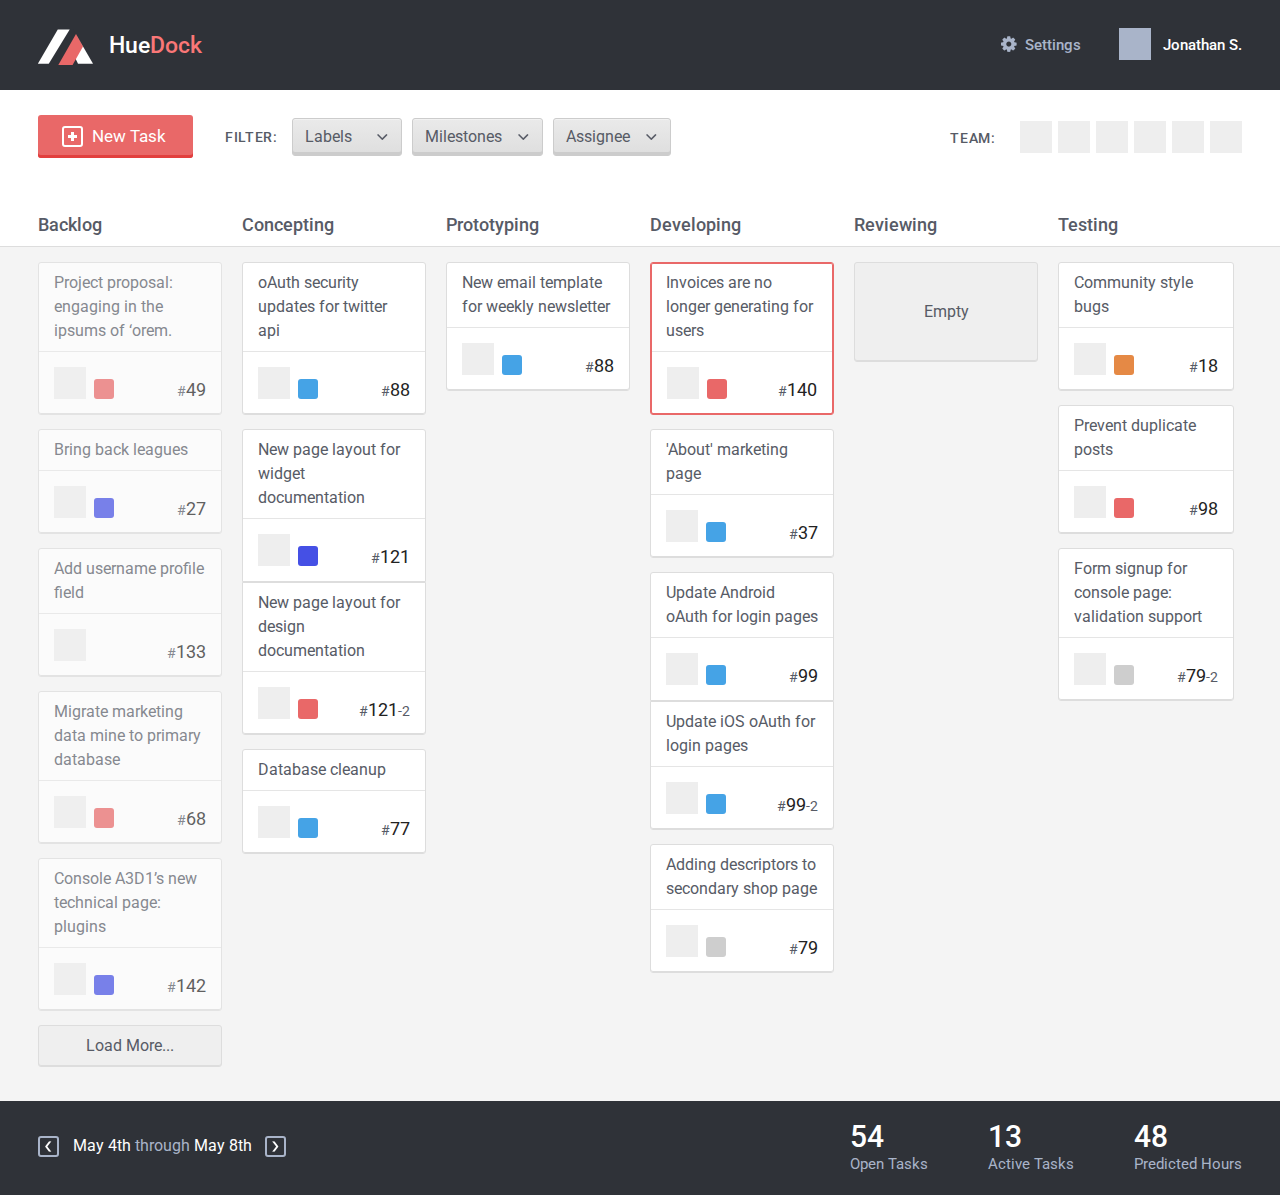
<file: index.html>
<!DOCTYPE html><!--

Hello source viewer. Thanks for dropping by. 
- J (13 January 2016)

-->
<!--[if lt IE 7]>      <html class="no-js lt-ie9 lt-ie8 lt-ie7"> <![endif]-->
<!--[if IE 7]>         <html class="no-js lt-ie9 lt-ie8"> <![endif]-->
<!--[if IE 8]>         <html class="no-js lt-ie9"> <![endif]-->
<!--[if gt IE 8]><!--> <html class="no-js"> <!--<![endif]-->
  <head>
      <meta charset="utf-8">
      <meta http-equiv="X-UA-Compatible" content="IE=edge">
      <title>HueDock</title>
      <meta name="description" content="">
      <meta name="viewport" content="width=device-width, initial-scale=1">
      <link href='http://fonts.googleapis.com/css?family=Roboto:400,500' rel='stylesheet' type='text/css'>
      <link rel="stylesheet" href="css/main.css">
      <link rel="icon" type="image/ico" href="/favicon.png" />
  </head>
<body>
  <div class="wrapper">
    <header class="header-main clearfix">

      <div id="logo">
        <a href="#">
          <div class="logo header-main-logo"></div>
          <div class="header-main-logo-text">Hue<span>Dock</span></div>
        </a>
      </div>

      <nav class="header-main-nav">
        <ul>
          <li>
            <a href="#">
              <div class="i i-gear"></div>
              <span>Settings</span>
            </a>
          </li>
          <li>
            <a href="#">
              <div class="member-photo">
                <img src="img/stock-header.png" alt="">
              </div>
              <span class="primary">Jonathan S.</span>
            </a>
          </li>
        </ul>
      </nav>
    </header>

    <div class="header-secondary">

      <div class="clearfix">
        <div class="task-management">
          <a href="#" class="btn btn-primary">
            <span class="i i-plus i-border"></span>
            <span>New Task</span>
          </a>
          <span class="nav-label nav-label-filter">Filter:</span>
          <div class="btn btn-info btn-dropdown">
            <span>Labels</span>
            <div class="i i-dropdown"></div>
          </div>
          <div class="btn btn-info btn-dropdown">
            <span>Milestones</span>
            <div class="i i-dropdown"></div>
          </div>
          <div class="btn btn-info btn-dropdown">
            <span>Assignee</span>
            <div class="i i-dropdown"></div>
          </div>
        </div>

        <div class="team-members">
          <span class="nav-label nav-label-team">Team:</span>
          <ul>
            <li>
              <a href="#" class="member-photo">
                <img src="img/stock.png" alt="">
              </a>
            </li>
            <li>
              <a href="#" class="member-photo">
                <img src="img/stock.png" alt="">
              </a>
            </li>
            <li>
              <a href="#" class="member-photo">
                <img src="img/stock.png" alt="">
              </a>
            </li>
            <li>
              <a href="#" class="member-photo">
                <img src="img/stock.png" alt="">
              </a>
            </li>
            <li>
              <a href="#" class="member-photo">
                <img src="img/stock.png" alt="">
              </a>
            </li>
            <li>
              <a href="#" class="member-photo">
                <img src="img/stock.png" alt="">
              </a>
            </li>
          </ul>
        </div>

      </div>

      <nav class="header-secondary-categories clearfix">
        <ul>
          <li>Backlog</li>
          <li>Concepting</li>
          <li>Prototyping</li>
          <li>Developing</li>
          <li>Reviewing</li>
          <li>Testing</li>
        </ul>
      </nav>
    </div>

    <div class="main main-tasks">
      <div class="main-tasks-col-fix clearfix">
        <ul class="main-tasks-col">
          <li class="issue-card is-faded">
            <div class="title">
              Project proposal: engaging in the ipsums of ‘orem.
            </div>
            <div class="secondary">
              <a href="#" class="member-photo">
                <img src="img/stock.png" alt="">
              </a>       
              <ul class="main-tasks-labels">
                <li><span class="square square-red"></span></li>
                <li><span class="square square-ltblue"></span></li>
              </ul>
              <div class="main-tasks-number"><span>#</span>49</div>
            </div>
          </li>
          <li class="issue-card is-faded">
            <div class="title">
              Bring back leagues
            </div>
            <div class="secondary">
              <a href="#" class="member-photo">
                <img src="img/stock.png" alt="">
              </a>       
              <ul class="main-tasks-labels">
                <li><span class="square square-blue"></span></li>
              </ul>
              <div class="main-tasks-number"><span>#</span>27</div>
            </div>
          </li>
          <li class="issue-card is-faded">
            <div class="title">
              Add username profile field
            </div>
            <div class="secondary">
              <div href="#" class="member-photo"></div>       
              <div class="main-tasks-number"><span>#</span>133</div>
            </div>
          </li>
          <li class="issue-card is-faded">
            <div class="title">
              Migrate marketing data mine to primary database
            </div>
            <div class="secondary">
              <a href="#" class="member-photo">
                <img src="img/stock.png" alt="">
              </a>       
              <ul class="main-tasks-labels">
                <li><span class="square square-red"></span></li>
              </ul>
              <div class="main-tasks-number"><span>#</span>68</div>
            </div>
          </li>
          <li class="issue-card is-faded">
            <div class="title">
              Console A3D1’s new technical page: plugins
            </div>
            <div class="secondary">
              <a href="#" class="member-photo">
                <img src="img/stock.png" alt="">
              </a>       
              <ul class="main-tasks-labels">
                <li><span class="square square-blue"></span></li>
                <li><span class="square square-red"></span></li>
                <li><span class="square square-gray"></span></li>
              </ul>
              <div class="main-tasks-number"><span>#</span>142</div>
            </div>
          </li>
          <li class="issue-card load">
            <div class="title">
              Load More...
            </div>
          </li>
        </ul>
        <ul class="main-tasks-col">
          <li class="issue-card">
            <div class="title">
              oAuth security updates for twitter api
            </div>
            <div class="secondary">
              <a href="#" class="member-photo">
                <img src="img/stock.png" alt="">
              </a>       
              <ul class="main-tasks-labels">
                <li><span class="square square-ltblue"></span></li>
                <li><span class="square square-orange"></span></li>
              </ul>
              <div class="main-tasks-number"><span>#</span>88</div>
            </div>
          </li>

          <li class="issue-card merged">
            <div class="title">
              New page layout for widget documentation
            </div>
            <div class="secondary">
              <a href="#" class="member-photo">
                <img src="img/stock.png" alt="">
              </a>       
              <ul class="main-tasks-labels">
                <li><span class="square square-blue"></span></li>
                <li><span class="square square-gray"></span></li>
                <li><span class="square square-orange"></span></li>
              </ul>
              <div class="main-tasks-number"><span>#</span>121</div>
            </div>
          </li>
          <li class="issue-card merged-sub-last">
            <div class="title">
              New page layout for design documentation
            </div>
            <div class="secondary">
              <a href="#" class="member-photo">
                <img src="img/stock.png" alt="">
              </a>       
              <ul class="main-tasks-labels">
                <li><span class="square square-red"></span></li>
                <li><span class="square square-gray"></span></li>
                <li><span class="square square-orange"></span></li>
              </ul>
              <div class="main-tasks-number">
                <span>#</span>121<span>-2</span>
              </div>
            </div>
          </li>
          <li class="issue-card">
            <div class="title">
              Database cleanup
            </div>
            <div class="secondary">
              <a href="#" class="member-photo">
                <img src="img/stock.png" alt="">
              </a>       
              <ul class="main-tasks-labels">
                <li><span class="square square-ltblue"></span></li>
              </ul>
              <div class="main-tasks-number"><span>#</span>77</div>
            </div>
          </li>
        </ul>
        <ul class="main-tasks-col">
          <li class="issue-card">
            <div class="title">
              New email template for weekly newsletter
            </div>
            <div class="secondary">
              <a href="#" class="member-photo">
                <img src="img/stock.png" alt="">
              </a>       
              <ul class="main-tasks-labels">
                <li><span class="square square-ltblue"></span></li>
              </ul>
              <div class="main-tasks-number"><span>#</span>88</div>
            </div>
          </li>
        </ul>
        <ul class="main-tasks-col">
          <li class="issue-card warning">
            <div class="title">
              Invoices are no longer generating for users
            </div>
            <div class="secondary">
              <a href="#" class="member-photo">
                <img src="img/stock.png" alt="">
              </a>       
              <ul class="main-tasks-labels">
                <li><span class="square square-red"></span></li>
              </ul>
              <div class="main-tasks-number"><span>#</span>140</div>
            </div>
          </li>
          <li class="issue-card">
            <div class="title">
              'About' marketing page
            </div>
            <div class="secondary">
              <a href="#" class="member-photo">
                <img src="img/stock.png" alt="">
              </a>       
              <ul class="main-tasks-labels">
                <li><span class="square square-ltblue"></span></li>
                <li><span class="square square-gray"></span></li>
              </ul>
              <div class="main-tasks-number"><span>#</span>37</div>
            </div>
          </li>

          <li class="issue-card merged">
            <div class="title">
              Update Android oAuth for login pages
            </div>
            <div class="secondary">
              <a href="#" class="member-photo">
                <img src="img/stock.png" alt="">
              </a>       
              <ul class="main-tasks-labels">
                <li><span class="square square-ltblue"></span></li>
                <li><span class="square square-blue"></span></li>
              </ul>
              <div class="main-tasks-number"><span>#</span>99</div>
            </div>
          </li>
          <li class="issue-card merged-sub-last">
            <div class="title">
              Update iOS oAuth for login pages
            </div>
            <div class="secondary">
              <a href="#" class="member-photo">
                <img src="img/stock.png" alt="">
              </a>       
              <ul class="main-tasks-labels">
                <li><span class="square square-ltblue"></span></li>
                <li><span class="square square-blue"></span></li>
                <li><span class="square square-orange"></span></li>
              </ul>
              <div class="main-tasks-number">
                <span>#</span>99<span>-2</span>
              </div>
            </div>
          </li>
          <li class="issue-card">
            <div class="title">
              Adding descriptors to secondary shop page
            </div>
            <div class="secondary">
              <a href="#" class="member-photo">
                <img src="img/stock.png" alt="">
              </a>       
              <ul class="main-tasks-labels">
                <li><span class="square square-gray"></span></li>
              </ul>
              <div class="main-tasks-number"><span>#</span>79</div>
            </div>
          </li>
        </ul>
        <ul class="main-tasks-col">
          <li class="issue-card empty">
            <div class="title">
              Empty
            </div>
          </li>
        </ul>
        <ul class="main-tasks-col">
          <li class="issue-card">
            <div class="title">
              Community style bugs
            </div>
            <div class="secondary">
              <a href="#" class="member-photo">
                <img src="img/stock.png" alt="">
              </a>       
              <ul class="main-tasks-labels">
                <li><span class="square square-orange"></span></li>
              </ul>
              <div class="main-tasks-number"><span>#</span>18</div>
            </div>
          </li>
          <li class="issue-card">
            <div class="title">
              Prevent duplicate posts
            </div>
            <div class="secondary">
              <a href="#" class="member-photo">
                <img src="img/stock.png" alt="">
              </a>       
              <ul class="main-tasks-labels">
                <li><span class="square square-red"></span></li>
                <li><span class="square square-ltblue"></span></li>
              </ul>
              <div class="main-tasks-number"><span>#</span>98</div>
            </div>
          </li>
          <li class="issue-card">
            <div class="title">
              Form signup for console page: validation support
            </div>
            <div class="secondary">
              <a href="#" class="member-photo">
                <img src="img/stock.png" alt="">
              </a>       
              <ul class="main-tasks-labels">
                <li><span class="square square-gray"></span></li>
              </ul>
              <div class="main-tasks-number">
                <span>#</span>79<span>-2</span>
              </div>
            </div>
          </li>
        </ul>
      </div>
    </div>

    <footer class="footer-main">     
      <nav class="footer-navigation">
        <a href="#">
          <div class="i i-arrow-left i-border"></div>
          <time datetime="2016-05-04T10:00:00-05:00">May 4th</time>
        </a>
        <span>through</span>
        <a href="#">
          <time datetime="2016-05-08T10:00:00-05:00">May 8th</time>
          <div class="i i-arrow-right i-border"></div>
        </a>
      </nav>
      <ul class="footer-stats">
        <li>
          <h3 class="footer-stats-header">54</h3>
          <span class="footer-stats-copy">Open Tasks</span>
        </li>
        <li>
          <h3 class="footer-stats-header">13</h3>
          <span class="footer-stats-copy">Active Tasks</span>
        </li>
        <li>
          <h3 class="footer-stats-header">48</h3>
          <span class="footer-stats-copy">Predicted Hours</span>
        </li>
      </ul>
    </footer>

  </div>

</body>
</html>
</file>
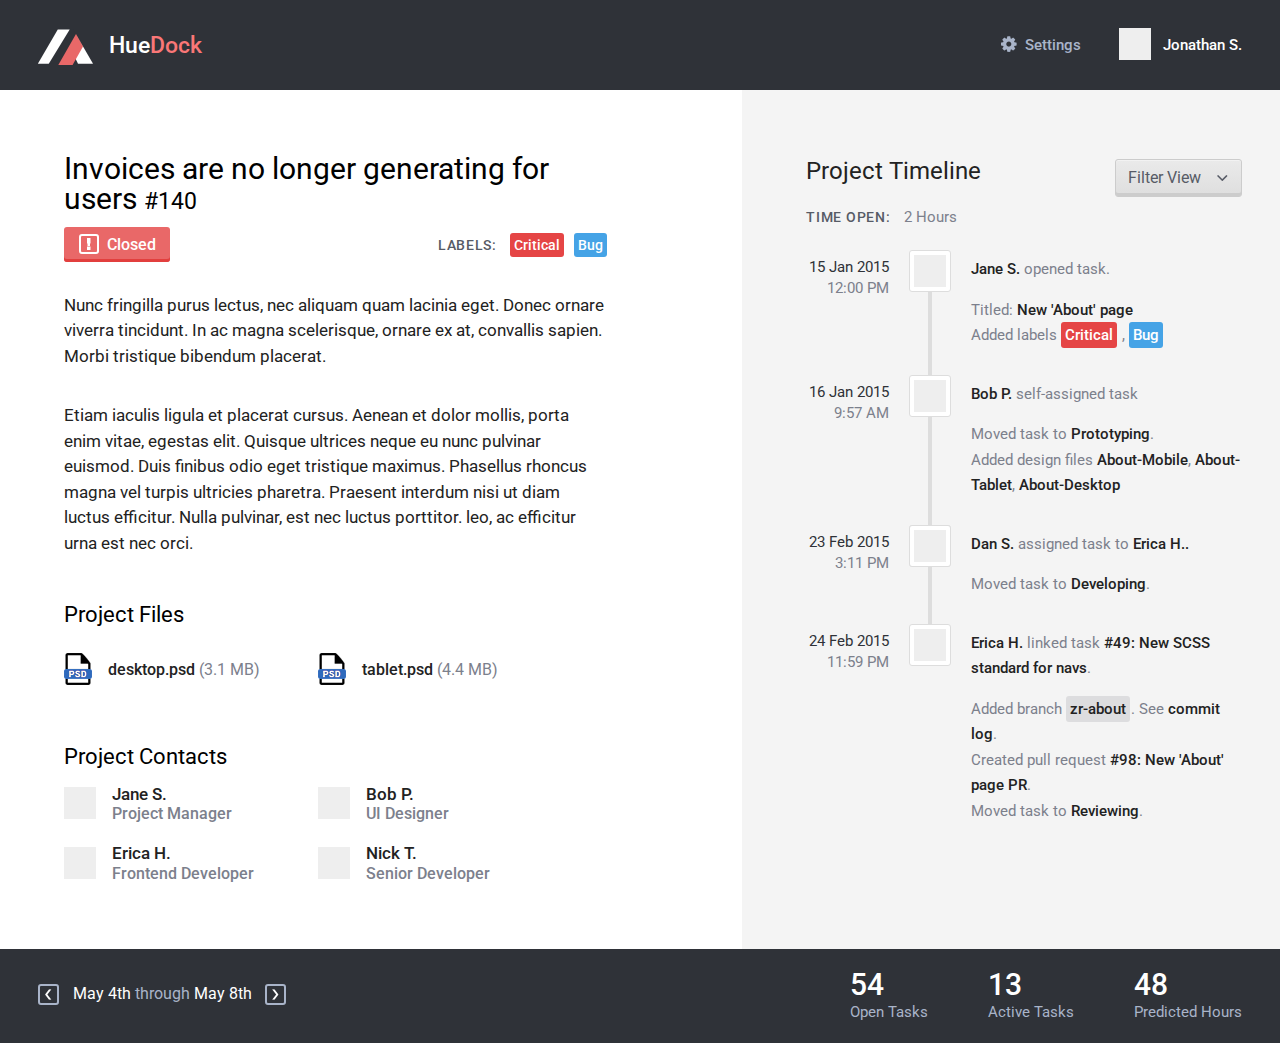
<file: single.html>
<!DOCTYPE html><!--

Hello source viewer. Thanks for dropping by. 
- J (13 January 2016)

-->
<!--[if lt IE 7]>      <html class="no-js lt-ie9 lt-ie8 lt-ie7"> <![endif]-->
<!--[if IE 7]>         <html class="no-js lt-ie9 lt-ie8"> <![endif]-->
<!--[if IE 8]>         <html class="no-js lt-ie9"> <![endif]-->
<!--[if gt IE 8]><!--> <html class="no-js"> <!--<![endif]-->
  <head>
      <meta charset="utf-8">
      <meta http-equiv="X-UA-Compatible" content="IE=edge">
      <title>HueDock</title>
      <meta name="description" content="">
      <meta name="viewport" content="width=device-width, initial-scale=1">
      <link href='http://fonts.googleapis.com/css?family=Roboto:400,500' rel='stylesheet' type='text/css'>
      <link rel="stylesheet" href="css/main.css">
      <link rel="icon" type="image/ico" href="/favicon.png" />
  </head>
<body>

    <header class="header-main clearfix">

      <div id="logo">
        <a href="#">
          <div class="logo header-main-logo"></div>
          <div class="header-main-logo-text">Hue<span>Dock</span></div>
        </a>
      </div>

      <nav class="header-main-nav">
        <ul>
          <li>
            <a href="#">
              <div class="i i-gear"></div>
              <span>Settings</span>
            </a>
          </li>
          <li>
            <a href="#">
              <div class="member-photo">
                <img src="img/stock.png" alt="">
              </div>
              <span class="primary">Jonathan S.</span>
            </a>
          </li>
        </ul>
      </nav>
    </header>

    <div class="table-content">
      <section class="main-content">
        <div class="main-content-header">
          <h1 class="main-content-title">Invoices are no longer generating for users <span>#140</span></h1>
          <span class="tag tag-closed"><div class="i i-warning i-border"></div> Closed</span>
          <div class="main-content-labels"> 
            <span class="nav-label nav-label-filter">Labels:</span>
            <span class="tag tag-red">Critical</span>
            <span class="tag tag-blue">Bug</span>
          </div>
        </div>
        <div class="main-content-body">
          <p>Nunc fringilla purus lectus, nec aliquam quam lacinia eget. Donec ornare viverra tincidunt. In ac magna scelerisque, ornare ex at, convallis sapien. Morbi tristique bibendum placerat.</p>
          <p>Etiam iaculis ligula et placerat cursus. Aenean et dolor mollis, porta enim vitae, egestas elit. Quisque ultrices neque eu nunc pulvinar euismod. Duis finibus odio eget tristique maximus. Phasellus rhoncus magna vel turpis ultricies pharetra. Praesent interdum nisi ut diam luctus efficitur. Nulla pulvinar, est nec luctus porttitor.
          leo, ac efficitur urna est nec orci.</p>
        </div>

        <h2 class="main-content-subtitle">Project Files</h2>
        <ul class="main-content-files">
          <li class="main-content-list">
            <div class="i-psd"></div>
            <a href="#">desktop.psd</a> 
            <span>(3.1 MB)</span>
          </li>
          <li class="main-content-list">
            <div class="i-psd"></div>
            <a href="#">tablet.psd</a> 
            <span>(4.4 MB)</span>
          </li>
        </ul>
        <h2 class="main-content-subtitle">Project Contacts</h2>
        <ul>
          <li class="main-content-list">
            <a href="#" class="member-photo contacts">
              <img src="img/stock.png" alt="">
            </a>   
            <a href="#" class="main-content-contacts">       
              <h4>Jane S.</h4> 
              <span>Project Manager</span>
            </a>
          </li>
          <li class="main-content-list">
            <a href="#" class="member-photo contacts">
              <img src="img/stock.png" alt="">
            </a>   
            <a href="#" class="main-content-contacts">       
              <h4>Bob P.</h4> 
              <span>UI Designer</span>
            </a>
          </li>
          <li class="main-content-list">
            <a href="#" class="member-photo contacts">
              <img src="img/stock.png" alt="">
            </a>   
            <a href="#" class="main-content-contacts">       
              <h4>Erica H.</h4> 
              <span>Frontend Developer</span>
            </a>
          </li>
          <li class="main-content-list">
            <a href="#" class="member-photo contacts">
              <img src="img/stock.png" alt="">
            </a>   
            <a href="#" class="main-content-contacts">       
              <h4>Nick T.</h4> 
              <span>Senior Developer</span>
            </a>
          </li>
        </ul>
      </section>
      <section class="secondary-content">
        <div class="secondary-content-header">
          <h1 class="secondary-content-title">Project Timeline</h1>
          <div class="btn btn-info btn-dropdown secondary-content-filter">
            <span>Filter View</span>
            <div class="i i-dropdown"></div>
          </div>
          <span class="nav-label nav-label-filter">Time Open:</span>
          <span class="secondary-content-copy">2 Hours</span>
        </div>

        <div class="timeline-media">
          <div class="timeline-times">
            <span class="timeline-day">15 Jan 2015</span>
            <span class="timeline-time">12:00 PM</span>
          </div>
          <div class="timeline-description">
            <div class="member-photo-border">
              <a href="#" class="member-photo">
                <img src="img/stock.png" alt="">
              </a>
            </div>
            <div class="timeline-first-line">
              <a href="#">Jane S.</a>
              opened task.
            </div>
            <div>
              <p>Titled: <a href="#">New 'About' page</a></p>
              <p>Added labels <span class="tag tag-red">Critical</span> , <span class="tag tag-blue">Bug</span></p>
            </div>
          </div>
        </div>

        <div class="timeline-media">
          <div class="timeline-times">
            <span class="timeline-day">16 Jan 2015</span>
            <span class="timeline-time">9:57 AM</span>
          </div>
          <div class="member-photo-border">
            <a href="#" class="member-photo">
              <img src="img/stock.png" alt="">
            </a>
          </div>
          <div class="timeline-first-line">
            <a href="#">Bob P.</a>
            self-assigned task
          </div>
          <div>
            <p>Moved task to <a href="#">Prototyping</a>.</p>
            <p>Added design files <a href="#">About-Mobile</a>, <a href="#">About-Tablet</a>, <a href="#">About-Desktop</a></p>
          </div>
        </div>

        <div class="timeline-media">
          <div class="timeline-times">
            <span class="timeline-day">23 Feb 2015</span>
            <span class="timeline-time">3:11 PM</span>
          </div>
          <div class="member-photo-border">
            <a href="#" class="member-photo">
              <img src="img/stock.png" alt="">
            </a>
          </div>
          <div class="timeline-first-line">
            <a href="#">Dan S.</a>
            assigned task to
            <div class="member-photo-border">
              <a href="#" class="member-photo small">
                <img src="img/stock.png" alt="">
              </a>
            </div>
            <a href="#">Erica H..</a>          
          </div>
          <div>
            <p>Moved task to <a href="#">Developing</a>.</p>
          </div>
        </div>

        <div class="timeline-media">
          <div class="timeline-times">
            <span class="timeline-day">24 Feb 2015</span>
            <span class="timeline-time">11:59 PM</span>
          </div>
          <div class="member-photo-border">
            <a href="#" class="member-photo">
              <img src="img/stock.png" alt="">
            </a>
          </div>
          <div class="timeline-first-line">
            <a href="#">Erica H.</a>
            linked task <a href="#">#49: New SCSS standard for navs</a>.      
          </div>
          <div>
            <p>Added branch <span class="tag tag-ltgray">zr-about</span>. See <a href="#">commit log</a>.</p>
            <p>Created pull request <a href="#">#98: New 'About' page PR</a>.</p>
            <p>Moved task to <a href="#">Reviewing</a>.</p>
          </div>
        </div>

      </section>

    

    <footer class="footer-main">     
      <nav class="footer-navigation">
        <a href="#">
          <div class="i i-arrow-left i-border"></div>
          <time datetime="2016-05-04T10:00:00-05:00">May 4th</time>
        </a>
        <span>through</span>
        <a href="#">
          <time datetime="2016-05-08T10:00:00-05:00">May 8th</time>
          <div class="i i-arrow-right i-border"></div>
        </a>
      </nav>
      <ul class="footer-stats">
        <li>
          <h3 class="footer-stats-header">54</h3>
          <span class="footer-stats-copy">Open Tasks</span>
        </li>
        <li>
          <h3 class="footer-stats-header">13</h3>
          <span class="footer-stats-copy">Active Tasks</span>
        </li>
        <li>
          <h3 class="footer-stats-header">48</h3>
          <span class="footer-stats-copy">Predicted Hours</span>
        </li>
      </ul>
    </footer>
  </div>


</body>
</html>
</file>
<file: css/main.css>
/**
* Eric Meyer's Reset CSS v2.0 (http://meyerweb.com/eric/tools/css/reset/)
* http://cssreset.com
*/
html, body, div, span, applet, object, iframe,
h1, h2, h3, h4, h5, h6, p, blockquote, pre,
a, abbr, acronym, address, big, cite, code,
del, dfn, em, img, ins, kbd, q, s, samp,
small, strike, strong, sub, sup, tt, var,
b, u, i, center,
dl, dt, dd, ol, ul, li,
fieldset, form, label, legend,
table, caption, tbody, tfoot, thead, tr, th, td,
article, aside, canvas, details, embed,
figure, figcaption, footer, header, hgroup,
menu, nav, output, ruby, section, summary,
time, mark, audio, video {
  margin: 0;
  padding: 0;
  border: 0;
  font-size: 100%;
  font: inherit;
  vertical-align: baseline; }

/* HTML5 display-role reset for older browsers */
article, aside, details, figcaption, figure,
footer, header, hgroup, menu, nav, section {
  display: block; }

body {
  line-height: 1; }

ol, ul {
  list-style: none; }

blockquote, q {
  quotes: none; }

blockquote:before, blockquote:after,
q:before, q:after {
  content: '';
  content: none; }

table {
  border-collapse: collapse;
  border-spacing: 0; }

/**
 * Layout
**/
/**
 * Fonts
**/
/* Available in 400 or 500 font-weight only */
/**
 * General colors
**/
/**
 * Clearfix
**/
.clearfix:before,
.clearfix:after {
  content: "";
  display: table; }

.clearfix:after {
  clear: both; }

/**
 * is-
**/
.is-faded {
  opacity: 0.7; }

/**
 * General Media Queries
 *
 * Refactor variable names if complexity increases.
**/
/**
 * Block: .header-main
 *
 * 1. Prefer inline-block and vertical-align, but causes infamous spacing
 *    issues that are easier to overcome with float.
**/
.header-main {
  background-color: #2f3238;
  color: #a9b4c9;
  font-size: 0.875em;
  height: 54px;
  line-height: 54px;
  padding: 0 24px; }
  @media (min-width: 1025px) {
    .header-main {
      font-size: 0.9375em;
      height: 90px;
      line-height: 90px;
      padding: 0 38px; } }
  .header-main a {
    color: #a9b4c9;
    font-weight: 500; }
    .header-main a:hover {
      color: white; }

.header-main-logo {
  float: left;
  /* 1 */
  margin-top: 16px; }
  @media (min-width: 1025px) {
    .header-main-logo {
      margin-top: 28px; } }

.header-main-logo-text {
  color: white;
  float: left;
  font-size: 1.4375rem;
  margin-left: 13px; }
  @media (min-width: 1025px) {
    .header-main-logo-text {
      font-size: 1.5em; } }
  .header-main-logo-text span {
    color: #fa7777; }
  .header-main-logo-text:hover {
    color: #fa7777; }

.header-main-nav {
  float: right; }
  .header-main-nav li {
    display: inline-block;
    margin-right: 34px; }
    .header-main-nav li:last-child {
      margin-right: 0; }
  .header-main-nav .primary {
    color: white; }
  .header-main-nav .member-photo {
    margin-left: 8px;
    position: relative;
    right: 8px;
    top: 5px; }
    .header-main-nav .member-photo img {
      position: absolute; }
    @media (min-width: 1025px) {
      .header-main-nav .member-photo {
        top: 10px; } }
  .header-main-nav .i-gear {
    right: 4px;
    top: 2px; }

/**
 * Block: .header-secondary
**/
.header-secondary {
  background-color: #fff;
  border-bottom: 1px solid #ddd;
  padding: 23px 24px 6px; }
  @media (min-width: 1025px) {
    .header-secondary {
      padding: 25px 38px 12px; } }

.header-secondary-categories {
  color: #575b66;
  font-size: 0.875em;
  font-weight: 500;
  margin: 34px -7px 0; }
  @media (min-width: 1025px) {
    .header-secondary-categories {
      margin: 58px -10px 0;
      font-size: 1.125em; } }
  .header-secondary-categories li {
    float: left;
    padding: 0 10px;
    width: 16.66667%; }
    .header-secondary-categories li:last-child {
      width: 16%; }

/**
 * Block: .footer-main
 *
 * 1. Prefer inline-block and vertical-align, but causes infamous spacing
 *    issues that are easier to overcome with float.
**/
.footer-main {
  background-color: #2f3238;
  bottom: 0;
  height: 54px;
  left: 0;
  line-height: 54px;
  padding: 0 24px;
  position: absolute;
  right: 0;
  text-align: center; }
  @media (min-width: 1025px) {
    .footer-main {
      height: 94px;
      line-height: 90px;
      padding: 0 38px; } }

.footer-navigation {
  color: #a9b4c9;
  float: left; }
  .footer-navigation a {
    color: #fff; }
    .footer-navigation a:hover .i-border:before {
      border-color: #fff; }
  .footer-navigation .i-border:before {
    border-color: #a9b4c9;
    left: -7px;
    top: -5px; }
  .footer-navigation .i-arrow-left {
    margin-left: 7px;
    margin-right: 16px;
    top: 1px; }
    @media (min-width: 1025px) {
      .footer-navigation .i-arrow-left {
        top: 2px; } }
  .footer-navigation .i-arrow-right {
    margin-left: 16px;
    top: 1px; }
    @media (min-width: 1025px) {
      .footer-navigation .i-arrow-right {
        top: 2px; } }

.footer-stats {
  float: right; }
  .footer-stats li {
    float: left;
    margin-left: 24px; }
    @media (min-width: 1025px) {
      .footer-stats li {
        margin-left: 60px; } }

.footer-stats-header {
  color: #fff;
  float: left;
  font-size: 1.4375em;
  font-weight: 500;
  line-height: 2.2;
  margin-right: 7px;
  margin-top: 2px; }
  @media (min-width: 1025px) {
    .footer-stats-header {
      font-size: 1.875em;
      line-height: 1.2;
      margin-right: 0;
      margin-top: 18px; } }

.footer-stats-copy {
  color: #a9b4c9;
  float: left;
  font-size: 0.9375em;
  line-height: 0;
  position: relative;
  top: 29px; }
  @media (min-width: 1025px) {
    .footer-stats-copy {
      clear: both;
      line-height: 1.2;
      position: static; } }

.wrapper {
  min-height: 100%;
  overflow: hidden;
  padding-bottom: 114px;
  position: relative; }

.main-content {
  background-color: #fff;
  display: table-cell;
  height: 100%;
  padding: 34px 50px 34px 24px;
  width: 58%; }
  @media (min-width: 1025px) {
    .main-content {
      padding: 64px 135px 50px 64px; } }

.main-content-body {
  color: #222;
  line-height: 1.5;
  padding: 40px 0 14px; }
  @media (min-width: 1025px) {
    .main-content-body {
      font-size: 1.0625em; } }
  .main-content-body p {
    margin-bottom: 2em; }

.main-content-title {
  font-size: 1.5em;
  padding-bottom: 0.75em; }
  @media (min-width: 1025px) {
    .main-content-title {
      font-size: 1.875em; } }
  .main-content-title span {
    font-size: 0.75em; }

.main-content-subtitle {
  font-size: 1.375em;
  padding-bottom: 0.75em; }

.main-content-list {
  font-size: 0.875em;
  display: inline-block;
  padding-bottom: 20px;
  padding-right: 15px;
  width: 250px; }
  @media (min-width: 1025px) {
    .main-content-list {
      font-size: 1em; } }
  .main-content-list a {
    color: #222;
    font-weight: 500; }
  .main-content-list span {
    color: #7c808c; }

.main-content-files {
  margin-bottom: 3em; }

.main-content-labels {
  float: right; }
  .main-content-labels .tag {
    font-size: 0.875em; }
    @media (min-width: 1025px) {
      .main-content-labels .tag {
        margin-right: 6px; }
        .main-content-labels .tag:last-child {
          margin-right: 0; } }

.main-content-contacts {
  display: inline-block;
  line-height: 1.2;
  padding-left: 12px; }
  .main-content-contacts h4 {
    font-size: 1.05em; }

.member-photo.contacts {
  height: 29px;
  width: 29px; }
  @media (min-width: 1025px) {
    .member-photo.contacts {
      height: 32px;
      width: 32px; } }

.secondary-content {
  background-color: #f4f4f4;
  display: table-cell;
  height: 100%;
  min-width: 430px;
  padding: 34px 24px;
  width: 42%; }
  @media (min-width: 1025px) {
    .secondary-content {
      padding: 64px 38px 50px 64px; } }

.secondary-content-title {
  color: #222;
  font-size: 1.5em;
  margin-bottom: 14px; }
  @media (min-width: 1025px) {
    .secondary-content-title {
      margin-bottom: 26px; } }

.secondary-content-copy {
  color: #7c808c;
  font-size: 0.9375em; }

.secondary-content-filter {
  position: absolute;
  right: 0;
  top: 0; }

.secondary-content-header {
  margin-bottom: 32px;
  position: relative; }
  .secondary-content-header .nav-label {
    margin-left: 0; }

.table-content {
  display: table;
  height: 100%;
  overflow: hidden;
  padding-bottom: 54px;
  position: relative; }
  @media (min-width: 1025px) {
    .table-content {
      padding-bottom: 90px; } }

.timeline-media {
  color: #7c808c;
  font-size: 0.9375em;
  line-height: 1.7;
  margin-left: 62px;
  margin-top: 7px;
  padding-bottom: 26px;
  position: relative; }
  @media (min-width: 1025px) {
    .timeline-media {
      margin-left: 165px; } }
  .timeline-media:before {
    background-color: #ddd;
    content: "";
    height: 100%;
    left: -43px;
    position: absolute;
    width: 4px; }
  .timeline-media:last-child:before {
    display: none; }
  .timeline-media a {
    color: #222;
    font-weight: 500; }

.timeline-first-line {
  margin-bottom: 15px; }

.timeline-day {
  color: #2f3238; }

.timeline-time {
  color: #7c808c; }

.timeline-times {
  display: none;
  float: left;
  line-height: 1.4;
  margin-left: -185px;
  text-align: right;
  width: 103px; }
  @media (min-width: 1025px) {
    .timeline-times {
      display: block; } }

/**
 * Global Box-sizing 
**/
html {
  box-sizing: border-box; }

*, *:before, *:after {
  box-sizing: inherit; }

/**
 * Global Elements
**/
html, body {
  background-color: #f4f4f4;
  font-family: "Roboto", sans-serif;
  font-size: 1rem;
  height: 100%;
  min-width: 900px; }

a {
  text-decoration: none; }
  a:hover {
    text-decoration: none; }

/**
 * Logo (image)
**/
.logo {
  background-image: url("../img/logo.png");
  background-size: 34.8px 22.2px;
  height: 22.2px;
  width: 34.8px; }
  @media (min-width: 1025px) {
    .logo {
      background-size: 58px 37px;
      height: 37px;
      width: 58px; } }

/**
 * Buttons
**/
.btn {
  border-radius: 3px;
  cursor: pointer;
  display: inline-block; }

.btn-primary {
  background-color: #e96868;
  box-shadow: inset 0px -3px 0 #e23f3e;
  color: #fff;
  font-size: 1.0625em;
  padding: 0.75em 1.5625em; }
  .btn-primary:hover {
    background-color: #e23f3e; }
  .btn-primary .i-border:before {
    left: -6px;
    top: -6px; }
  .btn-primary .i-plus {
    bottom: 1px;
    margin: 0 0.6875em 0 0.1875em; }

.btn-info {
  background: linear-gradient(0deg, #dedede, #eaeaea);
  background-color: #e9e9e9;
  border: 1px solid #ccc;
  box-shadow: inset 0px 1px 0 #f2f2f2, inset 0px -3px 0 #ccc;
  color: #575b66;
  padding: 0.625em 0.75em; }
  .btn-info:hover {
    background: linear-gradient(0deg, #d6d6d6, #e7e7e7); }

.btn-dropdown {
  min-width: 110px; }
  .btn-dropdown span {
    padding-right: 1em; }
  .btn-dropdown .i-dropdown {
    float: right;
    top: 0.3em; }

/**
 * Block: .main
**/
.main-tasks {
  margin: 10px 24px 0px; }
  @media (min-width: 1025px) {
    .main-tasks {
      margin: 15px 38px 0px; } }

.main-tasks-col {
  float: left;
  padding: 0 7px;
  width: 16.66667%; }
  @media (min-width: 1025px) {
    .main-tasks-col {
      padding: 0 10px; } }
  .main-tasks-col:last-child {
    width: 16%; }

.main-tasks-col-fix {
  margin: 0 -7px; }
  @media (min-width: 1025px) {
    .main-tasks-col-fix {
      margin: 0 -10px; } }

.main-tasks-number {
  color: #222;
  font-size: 1.125em;
  line-height: 1;
  margin-top: 2px;
  text-align: right; }
  @media (min-width: 1024px) and (max-width: 1490px) {
    .main-tasks-number {
      margin-top: 14px; } }
  @media (min-width: 1490px) {
    .main-tasks-number {
      font-size: 1.5625em;
      margin-top: 7px; } }
  .main-tasks-number span {
    color: #575b66;
    font-size: 0.7778em; }
    .main-tasks-number span:first-child {
      padding-left: 10px; }
    @media (min-width: 1490px) {
      .main-tasks-number span {
        font-size: 0.72em; } }

.main-tasks-labels {
  float: left;
  margin: 8px 0 0 3px; }
  @media (min-width: 1025px) {
    .main-tasks-labels {
      margin: 12px 0 0 5px; } }
  .main-tasks-labels li {
    display: none;
    float: left; }
    .main-tasks-labels li:first-child {
      display: block; }
    @media (min-width: 1490px) {
      .main-tasks-labels li {
        display: block; } }
  .main-tasks-labels .square {
    margin-left: 3px; }

.task-management {
  float: left; }
  .task-management .btn-info {
    margin-right: 6px; }

.team-members {
  float: right;
  margin-top: 11px; }
  @media (min-width: 1025px) {
    .team-members {
      margin-top: 6px; } }
  .team-members ul {
    display: inline-block;
    vertical-align: middle; }
  .team-members li {
    display: inline-block;
    margin-left: 1px; }
    @media (min-width: 1025px) {
      .team-members li {
        margin-left: 2px; } }

.member-photo {
  background-color: #eee;
  display: inline-block;
  height: 20px;
  width: 20px; }
  .member-photo img {
    height: 100%;
    width: 100%; }
  @media (min-width: 1025px) {
    .member-photo {
      height: 32px;
      width: 32px; } }

.member-photo-border {
  background-color: #fff;
  border: 1px solid #ddd;
  border-radius: 3px;
  float: left;
  margin-left: -62px;
  margin-top: -7px;
  padding: 4px;
  position: relative; }
  .member-photo-border .member-photo {
    float: left;
    height: 32px;
    width: 32px; }

.issue-card {
  background-color: #fff;
  border: 1px solid #ddd;
  border-radius: 3px;
  box-shadow: inset 0px -1px 0 #ddd;
  color: #575b66;
  line-height: 1.5;
  margin-bottom: 14px; }
  .issue-card .title {
    font-size: 0.9375em;
    padding: 5px 10px; }
    @media (min-width: 1025px) {
      .issue-card .title {
        font-size: 1em;
        padding: 8px 15px; } }
  .issue-card.merged {
    border-radius: 3px 3px 0 0;
    box-shadow: none;
    margin-bottom: 0; }
  .issue-card.merged-sub {
    border-radius: 0;
    box-shadow: none; }
  .issue-card.merged-sub-last {
    border-radius: 0 0 3px 3px; }
  .issue-card.warning {
    position: relative;
    border-color: #e96868;
    box-shadow: inset 0px 0px 0px 1px #e96868, inset 0px -1px 0 #e96868; }
    .issue-card.warning .secondary {
      margin: 0 1px; }
  .issue-card.empty {
    background-color: #efefef;
    padding: 29px 0;
    text-align: center; }
  .issue-card.load {
    background-color: #efefef;
    cursor: pointer;
    text-align: center; }
  .issue-card .secondary {
    border-top: 1px solid #e5e5e5;
    padding: 10px; }
    .issue-card .secondary:before, .issue-card .secondary:after {
      content: "";
      display: table; }
    .issue-card .secondary:after {
      clear: both; }
    @media (min-width: 1025px) {
      .issue-card .secondary {
        padding: 15px; } }
  .issue-card .member-photo {
    float: left; }

.square {
  background-color: rgba(47, 50, 56, 0.1);
  border-radius: 1.5px;
  float: left;
  height: 12px;
  width: 12px; }
  @media (min-width: 1025px) {
    .square {
      border-radius: 3px;
      height: 20px;
      width: 20px; } }

.square-red {
  background-color: #e96868; }

.square-blue {
  background-color: #4550e5; }

.square-ltblue {
  background-color: #45a3e6; }

.square-gray {
  background-color: #cecece; }

.square-orange {
  background-color: #e58945; }

.tag {
  border-radius: 3px;
  font-weight: 500;
  margin-right: 1px;
  padding: 4px; }

.tag-red {
  background-color: #e54545;
  color: #fff; }

.tag-blue {
  background-color: #45a3e6;
  color: #fff; }

.tag-ltgray {
  background-color: #dddddf;
  color: #222; }

.tag-closed {
  background-color: #e96868;
  box-shadow: inset 0px -3px 0 #e23f3e;
  color: #fff;
  padding: 4px 8px; }
  .tag-closed .i-warning {
    margin-left: 9px;
    margin-right: 12px; }
  .tag-closed .i-border:before {
    height: 20px;
    left: -8px;
    top: -4px;
    width: 20px; }
  @media (min-width: 1025px) {
    .tag-closed {
      padding: 8px 14px; } }

/**
 * .nav-label
 *
 * 1. Some modifier labels will want to modify the right value slightly
 *    and that value will be relative to the original.
**/
/* 1 */
.nav-label {
  color: #575b66;
  font-size: 0.75em;
  font-weight: 500;
  letter-spacing: 0.05em;
  margin-right: 0.375em;
  text-transform: uppercase; }
  @media (min-width: 1025px) {
    .nav-label {
      font-size: 0.875em;
      margin-right: 0.6875em; } }

.nav-label-filter {
  margin-left: 2em; }

.nav-label-team {
  margin-right: 0.6875em; }
  @media (min-width: 1025px) {
    .nav-label-team {
      margin-right: 1.3125em; } }

/**
 * Sprite
**/
.i {
  background-image: url("../img/sprite.png");
  background-size: 100px 50px;
  display: inline-block;
  position: relative; }

.i-arrow-left {
  background-position: -50px 0;
  height: 12px;
  width: 8px; }

.i-arrow-right {
  background-position: -50px -25px;
  height: 12px;
  width: 8px; }

.i-plus {
  background-position: -25px 0;
  height: 9px;
  width: 9px; }

.i-gear {
  background-position: -75px 0;
  height: 16px;
  width: 16px; }

.i-warning {
  background-position: 0 -25px;
  height: 12px;
  width: 4px; }

.i-border:before {
  border: 2px solid #fff;
  border-radius: 3px;
  content: '';
  height: 21px;
  position: absolute;
  width: 21px; }

.i-dropdown {
  height: 6px;
  width: 12px; }

.i-psd {
  background-image: url("../img/psd.png");
  display: inline-block;
  height: 32px;
  margin-right: 0.75em;
  position: relative;
  width: 28px;
  top: 10px; }

/*# sourceMappingURL=main.css.map */
</file>
